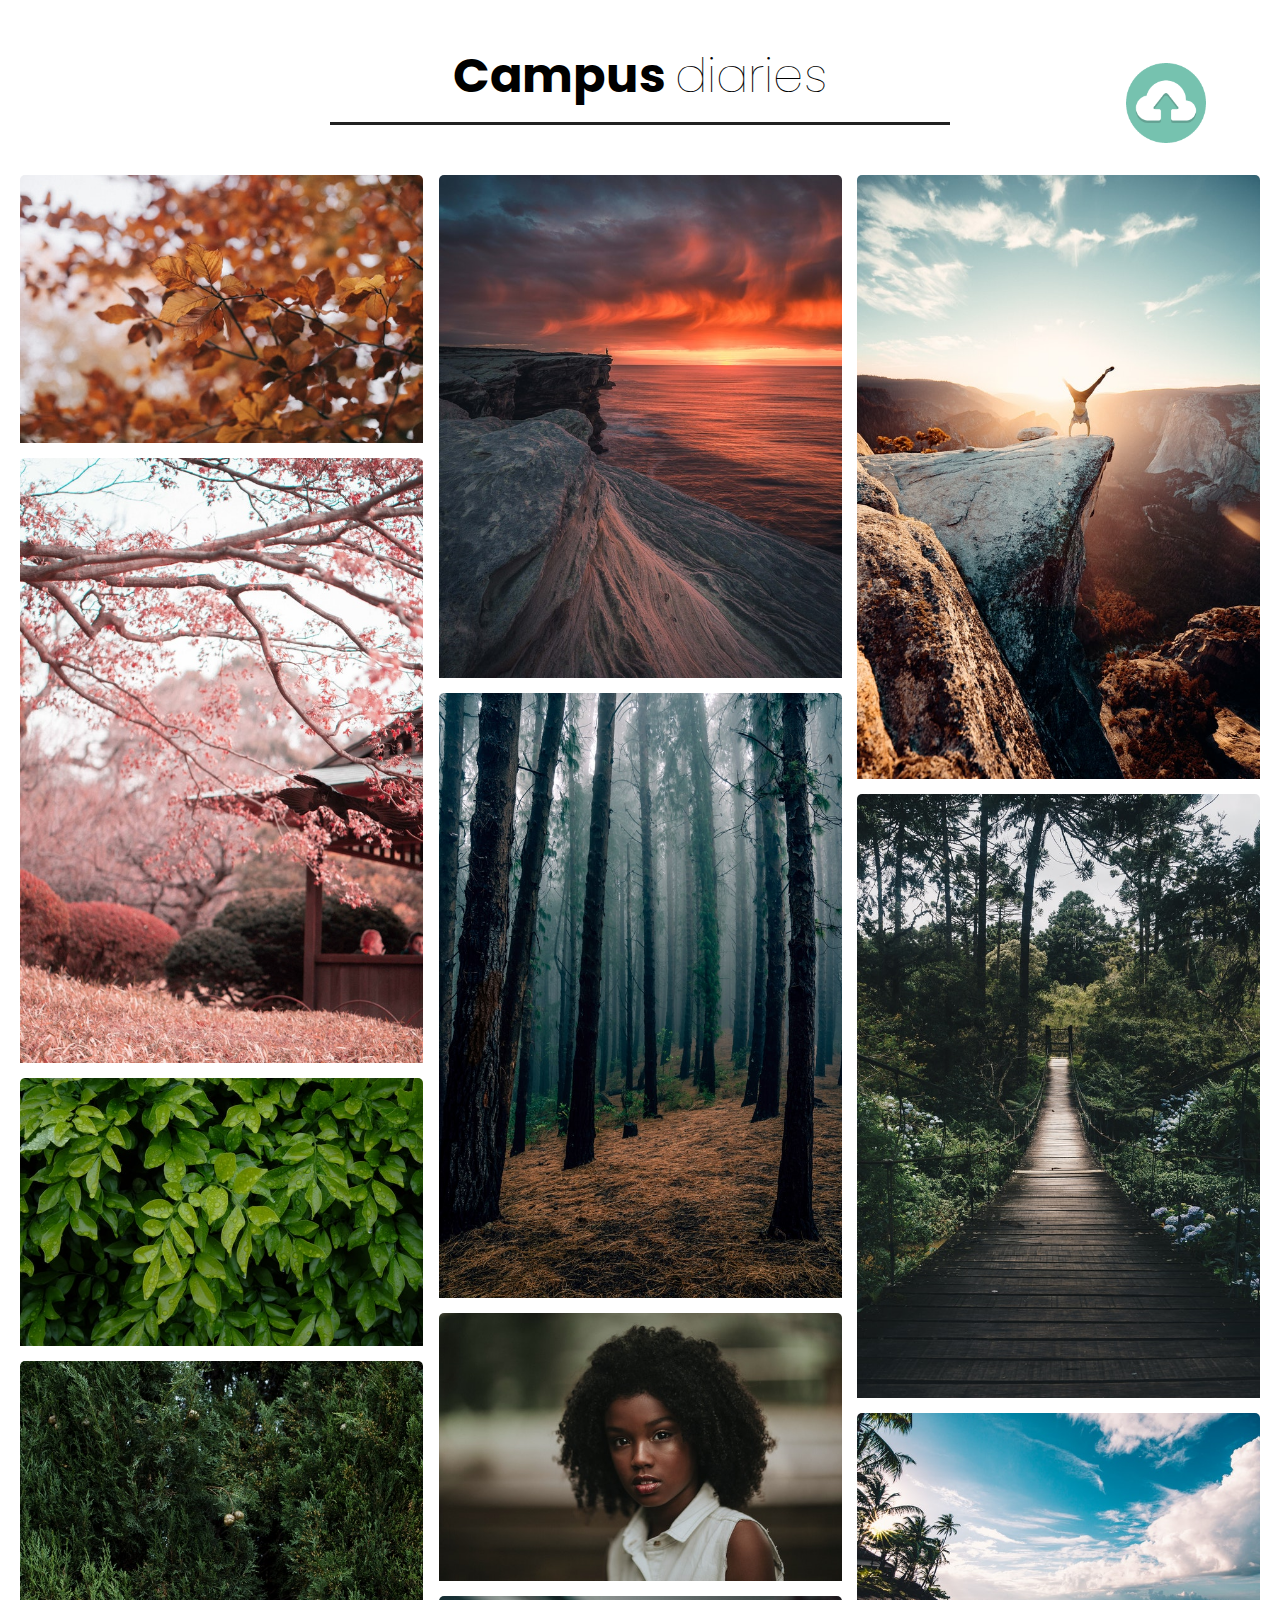
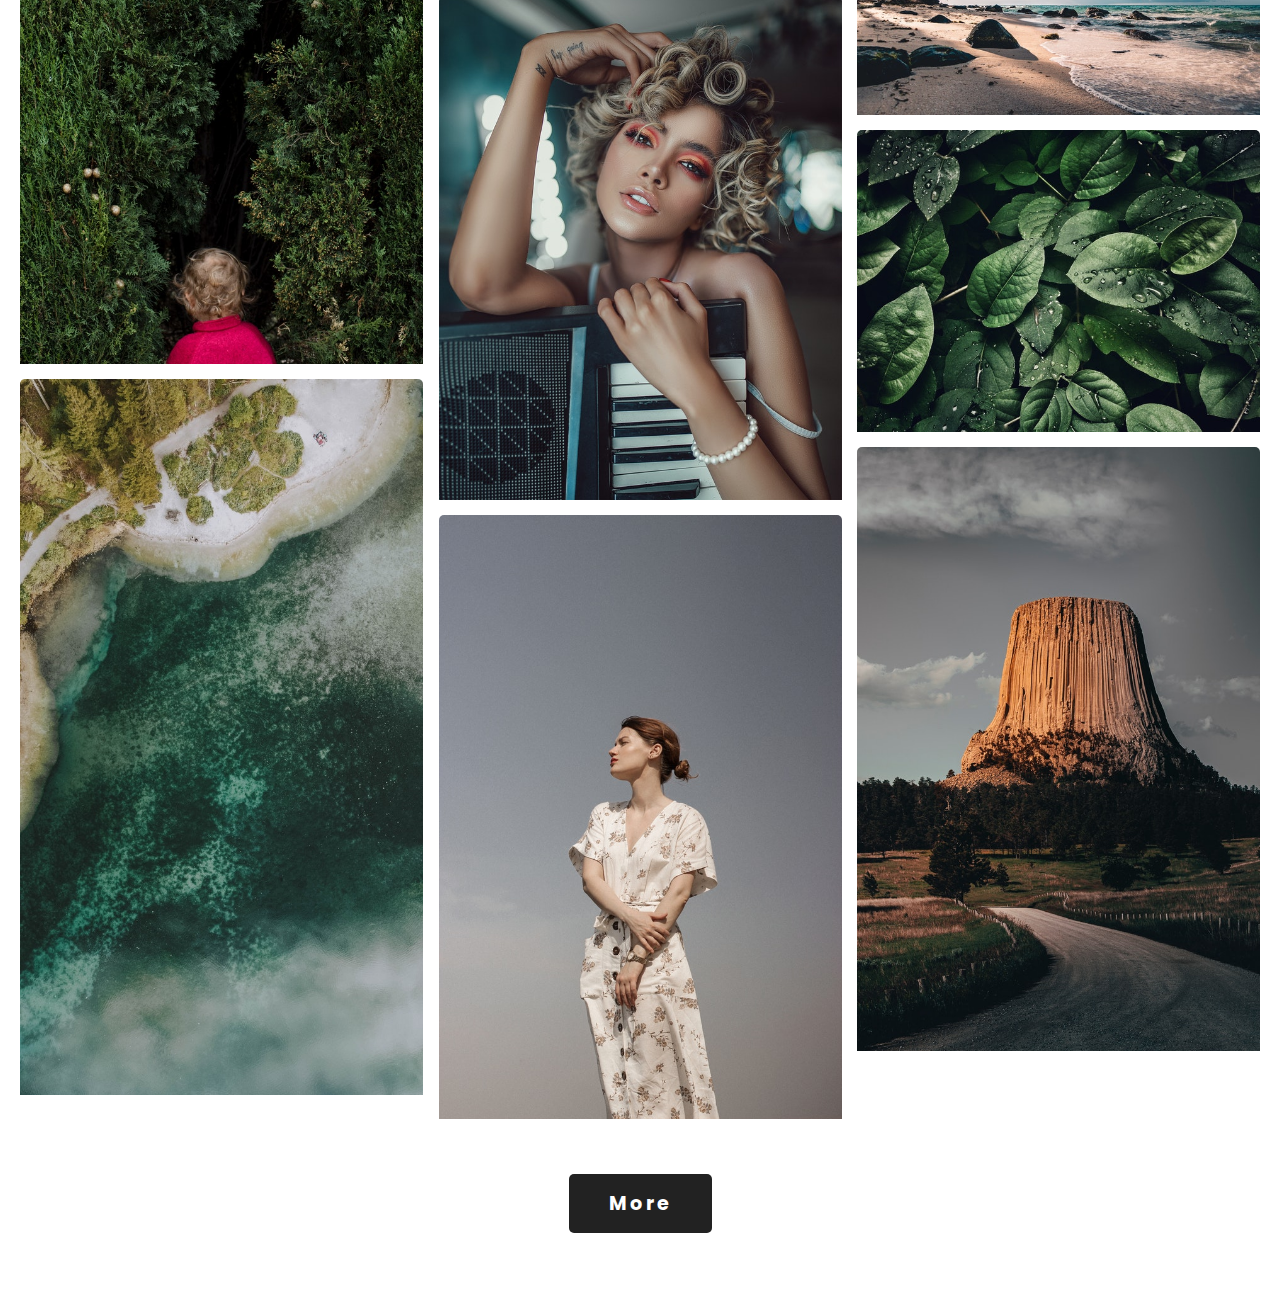
<file: index.html>
<!DOCTYPE html>
<html>
<head>

	<title>Home page</title>
	<link rel="stylesheet" type="text/css" href="style.css">
  
</head>
<body>
  <div class="container">
    <div class="heading">
      <h3>Campus <span>diaries</span></h3>
    </div>
    <div class="box">
      
      <div class="dream">
        <img src="1.jpg">
         <img src="2.jpg">
          <img src="3.jpg">
           <img src="4.jpg">
            <img src="5.jpg">
            
      </div>

        <div class="dream">
        <img src="6.jpg">
         <img src="7.jpg">
          <img src="8.jpg">
           <img src="9.jpg">
            <img src="10.jpg">
            
      </div>

        <div class="dream">
        <img src="11.jpg">
         <img src="12.jpg">
          <img src="13.jpg">
           <img src="14.jpg">
            <img src="15.jpg">
            
      </div>




    </div>
    <div class="btn">
      <a href="memories.html">More</a>
    </div>





  </div>

<div class="subbtn">
      <button type="submit">
        <a href="drop_drag.html">
        <img src="UA.png" alt="buttonpng" border="0" width="80px" height="80px"/></a>
      </button>
    </div>

</body>
</html>
</file>
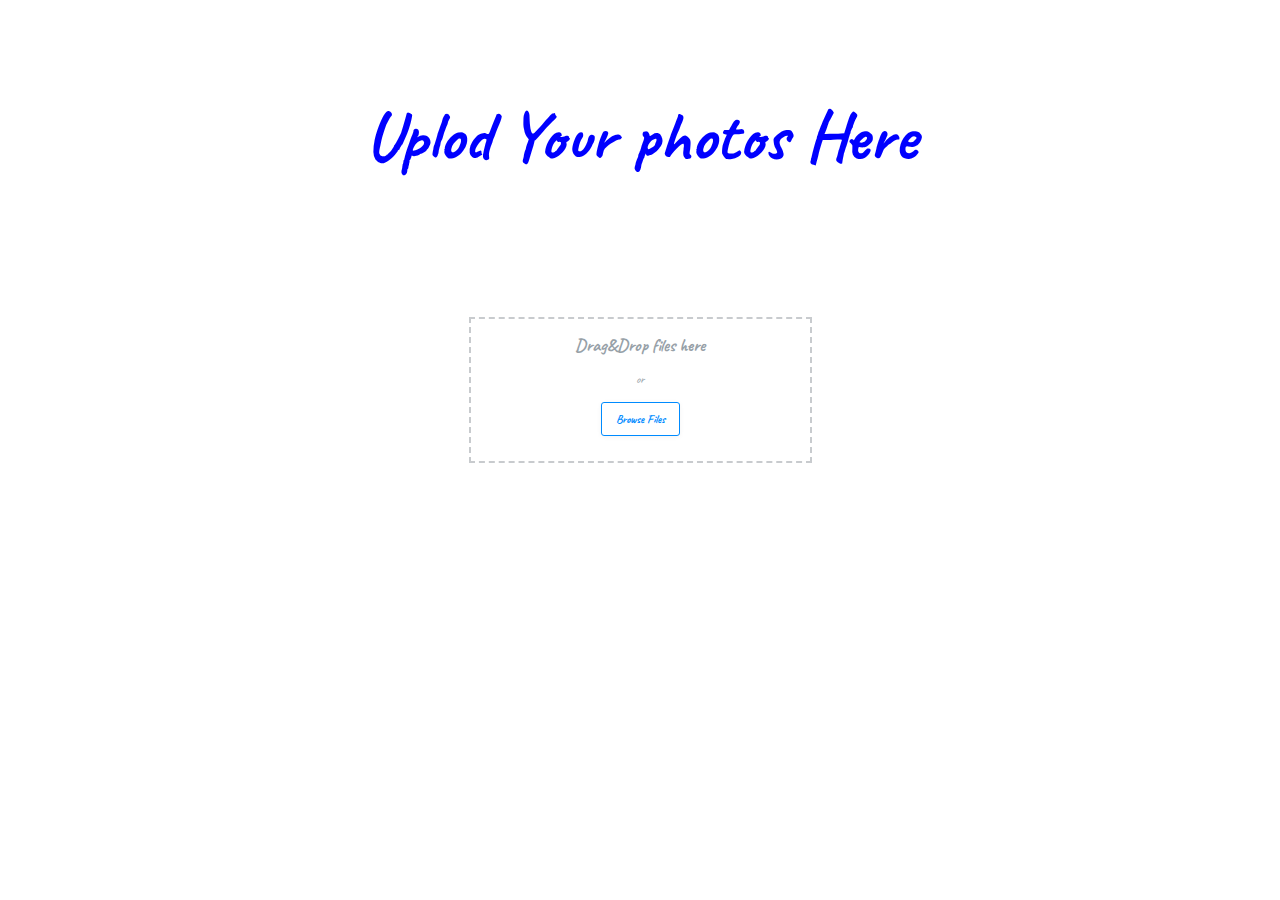
<file: drop_drag.html>
<!DOCTYPE html>
<html lang="en">
<head>
        <meta charset="UTF-8">
        <meta http-equiv="X-UA-Compatible" content="IE=edge">
        <meta name="viewport" 
        content="width=device-width, initial-scale=1.0">
        <link rel="stylesheet" href="drag_drag.css">
        <link rel="preconnect"
        href="https://fonts.googleapis.com"><link rel="preconnect" 
        href="https://fonts.gstatic.com" crossorigin><link 
        href="https://fonts.googleapis.com/css2?family=Caveat:wght@600&display=swap" 
        rel="stylesheet">
        <title>Upload</title>
</head>
<body>
       <h1>Uplod Your photos Here</h1>
        <div class="Neon Neon-theme-dragdropbox">
                <input style="z-index: 999;
                 opacity: 0; width: 320px; 
                 height: 200px; 
                 position: absolute;
                right: 0px; left: 0px; 
                margin-right: auto; margin-left: auto;" 
                name="files[]" id="filer_input2" 
                multiple="multiple" type="file">
                <div class="Neon-input-dragDrop"><div 
                        class="Neon-input-inner">
                        <div class="Neon-input-icon">
                                <i class="fa fa-file-image-o">
                                </i></div><div class="Neon-input-text">
                                        <h3>Drag&amp;Drop files here</h3>
                                         <span style="display:inline-block; margin: 15px 0">or</span></div><a class="Neon-input-choose-btn blue">Browse Files</a></div></div>
        </div>    
</body>
</html>
</file>
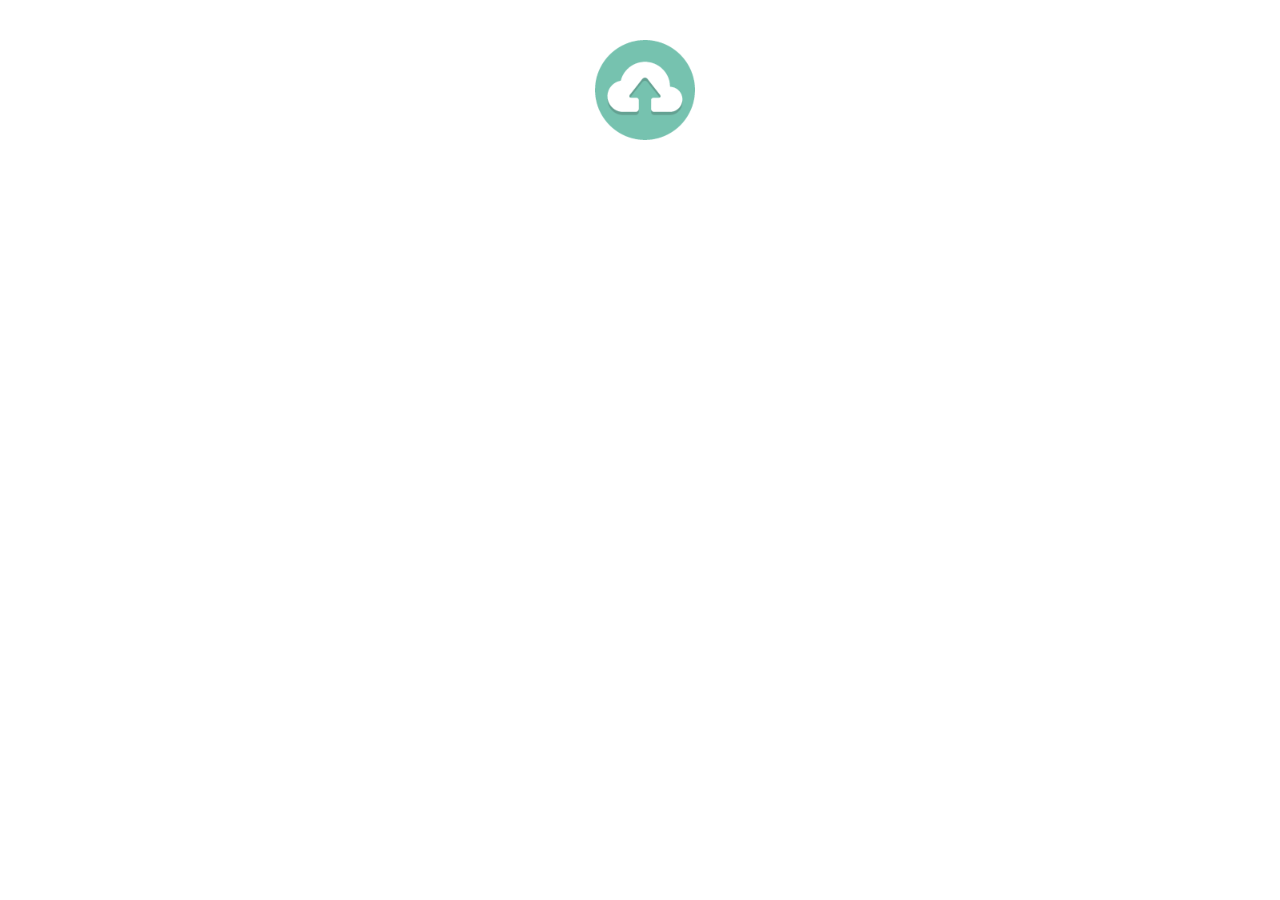
<file: Image upload.html>
<!DOCTYPE html>
<html lang="en">
  <head>
    <style>
      *{
        margin: 100;
        padding: 0;
      }
      div{
        display: flex;
        justify-content: center;
        align-items: center;
        margin:40px;


      }
      button{
        border: none;
        cursor: pointer;
        appearance: none;
        background-color: inherit;
         transition: transform .7s ease-in-out;
        margin-left:10px;

      }
      button:hover{
        transform: rotate(360deg);

      }
      img{
        width: 100px;
        height: 100px;
      }
    
   
    </style>
  </head>
  <body>
  
    <div>


      <button type="submit">
        <img src="UA.png" alt="buttonpng" border="0" />
      </button>
    </div>
  </body>
</html>
</file>
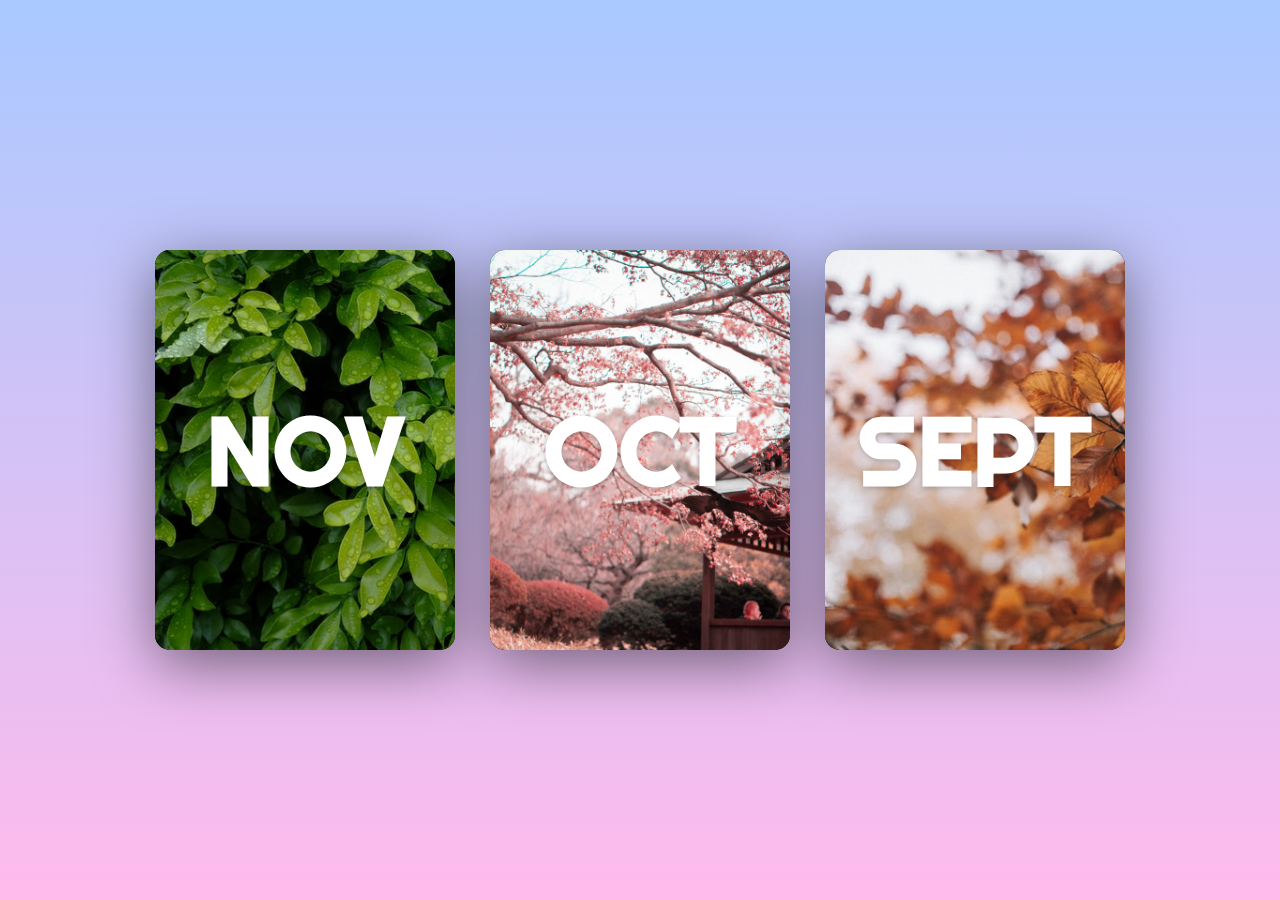
<file: memories.html>
<html>
    <head>
        <link rel="stylesheet" href="memories.css">
    </head>
    <body>
        <div class="container">
            <div class="card">
              <div class="face face1">
                <div class="content">
                  <span class="stars"></span>
                  <a href="index.html"><h2 class="java">Annual sports meet</h2></a>
               
                </div>
              </div>
              <div class="face face2">
                <h2>NOV</h2>
              </div>
            </div>
          
            <div class="card">
              <div class="face face1">
                <div class="content">
                  <span class="stars"></span>
                  <a href="nov.html"><h2 class="python">Significant Event.</h2></a>
                
                </div>
              </div>
              <div class="face face2">
                <h2>OCT</h2>
              </div>
            </div>
          
            <div class="card">
              <div class="face face1">
                <div class="content">
                  <span class="stars"></span>
                  <a href="OCT.html"><h2 class="cSharp">Significant Event.</h2></a>
      
                </div>
              </div>
              <div class="face face2">
                <h2>SEPT</h2>
              </div>
            </div>
          </div>
    </body>
</html>
</file>
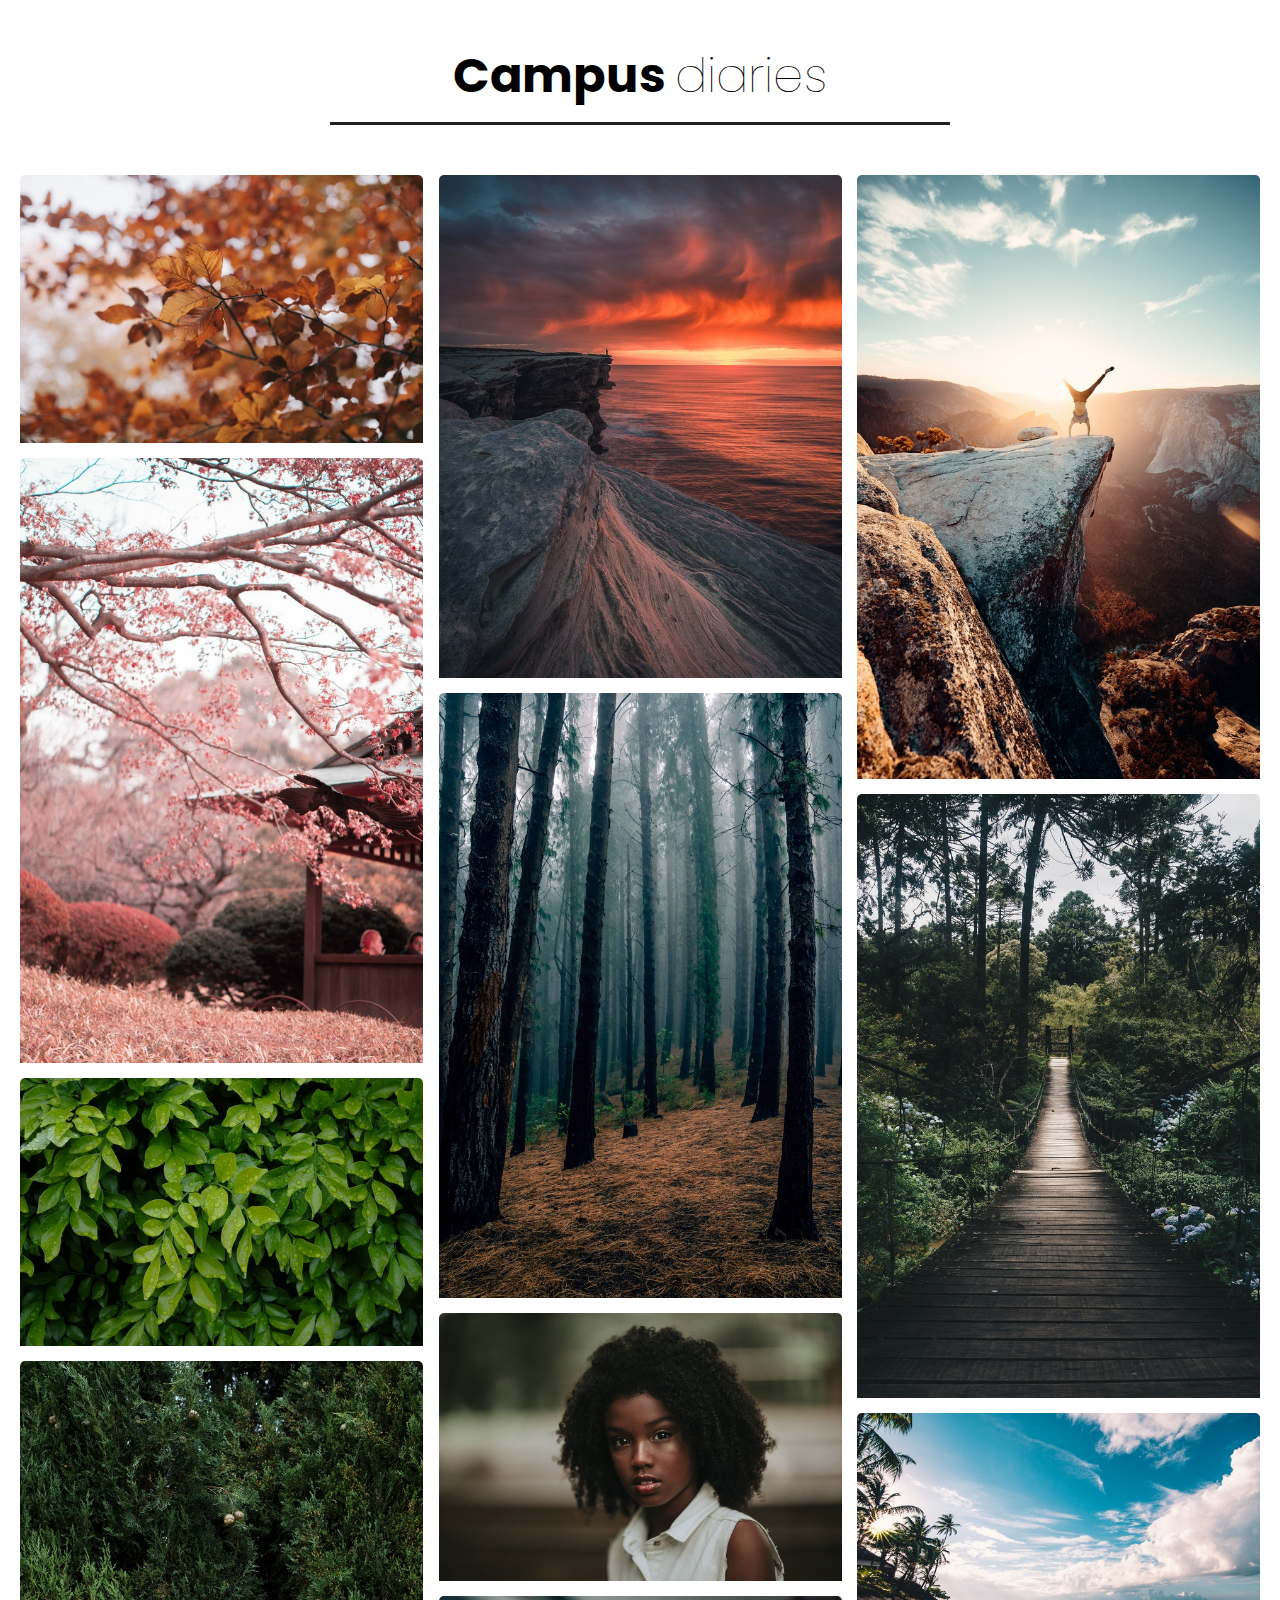
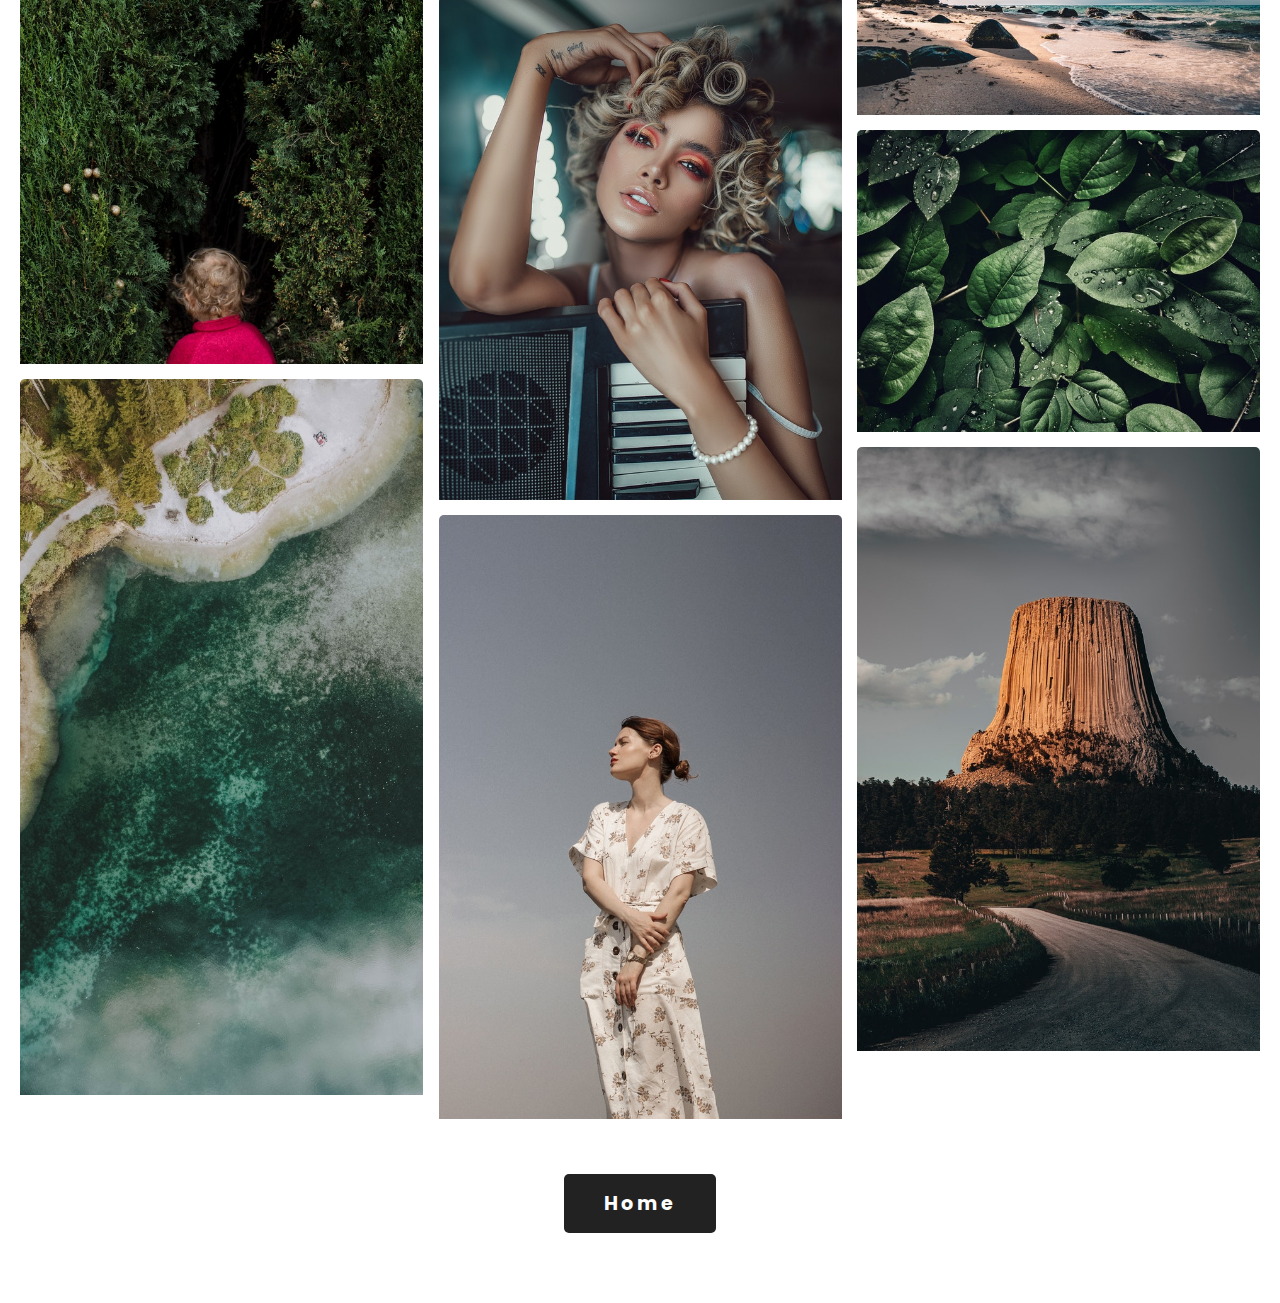
<file: nov.html>
<!DOCTYPE html>
<html>
<head>

	<title>Home page</title>
	<link rel="stylesheet" type="text/css" href="style.css">
  
</head>
<body>
  <div class="container">
    <div class="heading">
      <h3>Campus <span>diaries</span></h3>
    </div>
    <div class="box">
      
      <div class="dream">
        <img src="1.jpg">
         <img src="2.jpg">
          <img src="3.jpg">
           <img src="4.jpg">
            <img src="5.jpg">
            
      </div>

        <div class="dream">
        <img src="6.jpg">
         <img src="7.jpg">
          <img src="8.jpg">
           <img src="9.jpg">
            <img src="10.jpg">
            
      </div>

        <div class="dream">
        <img src="11.jpg">
         <img src="12.jpg">
          <img src="13.jpg">
           <img src="14.jpg">
            <img src="15.jpg">
            
      </div>




    </div>
    <div class="btn">
      <a href="index.html">Home</a>
    </div>





  </div>



</body>
</html>
</file>
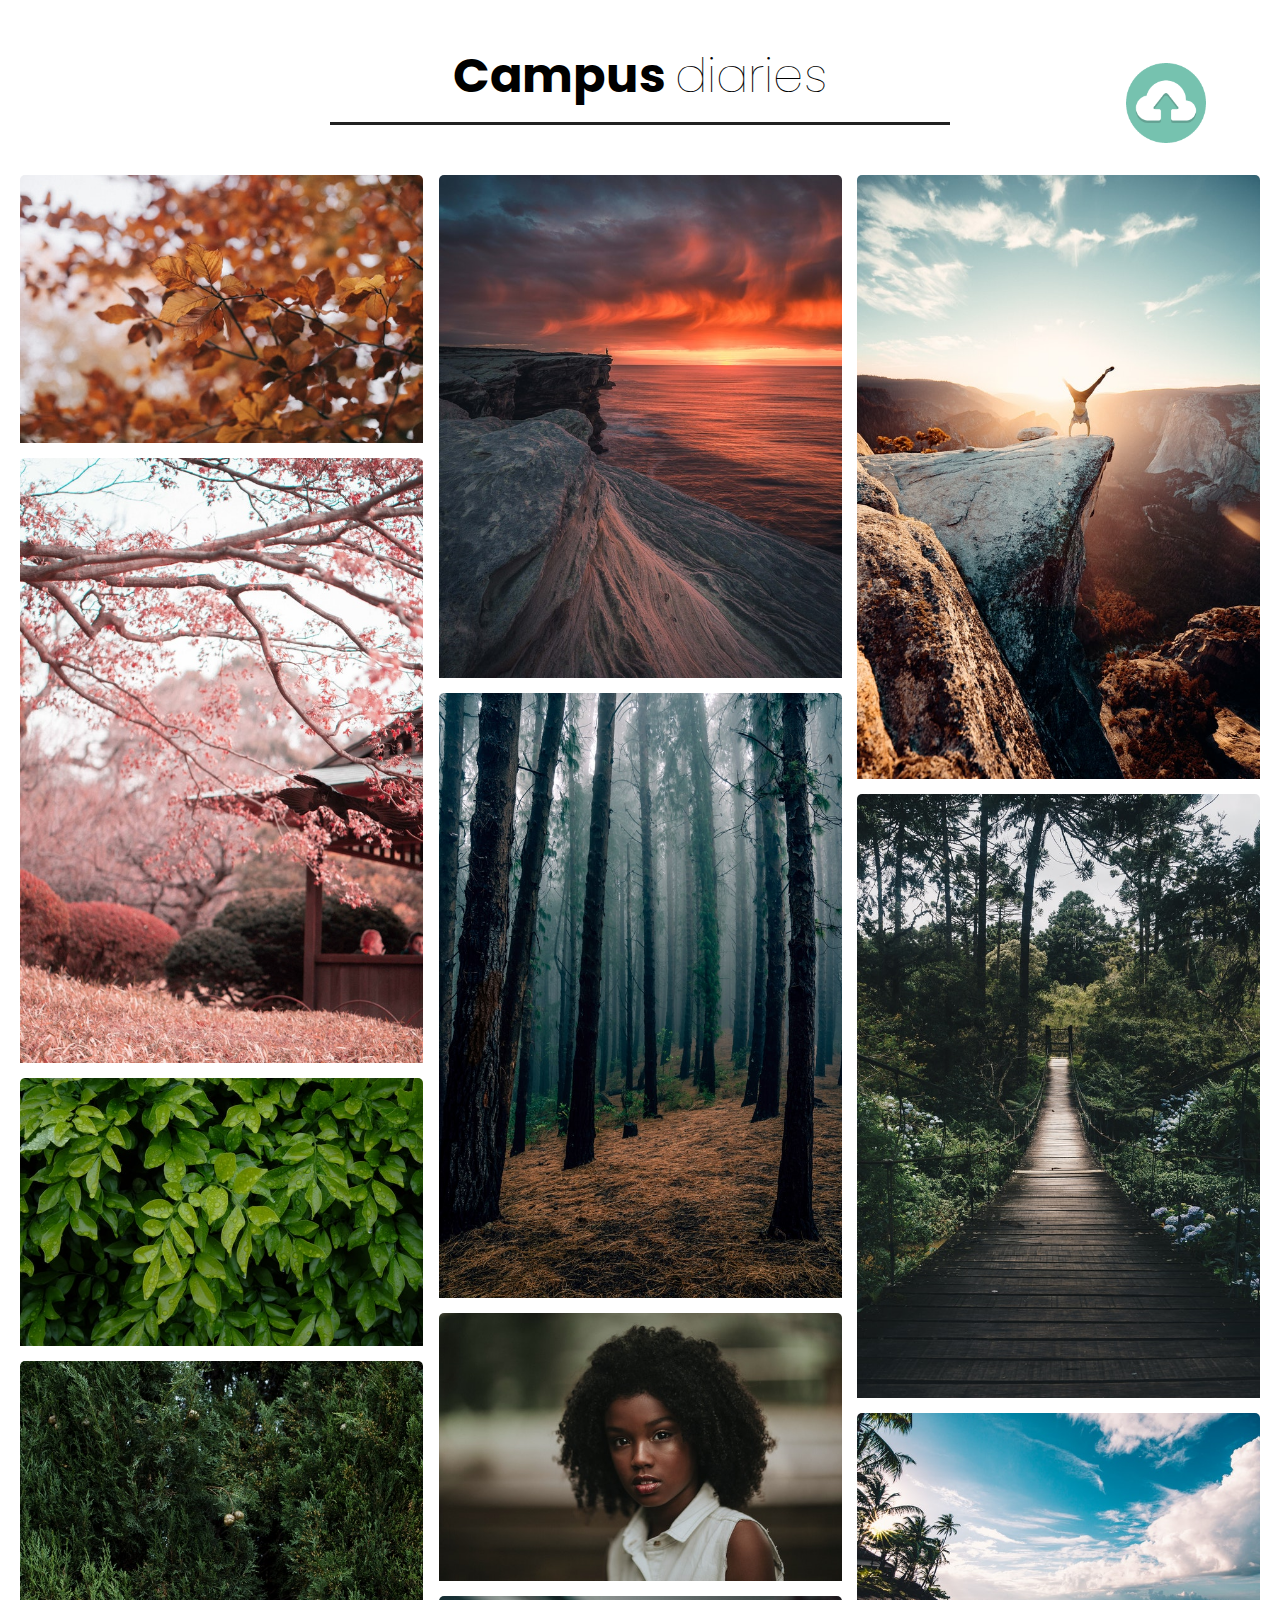
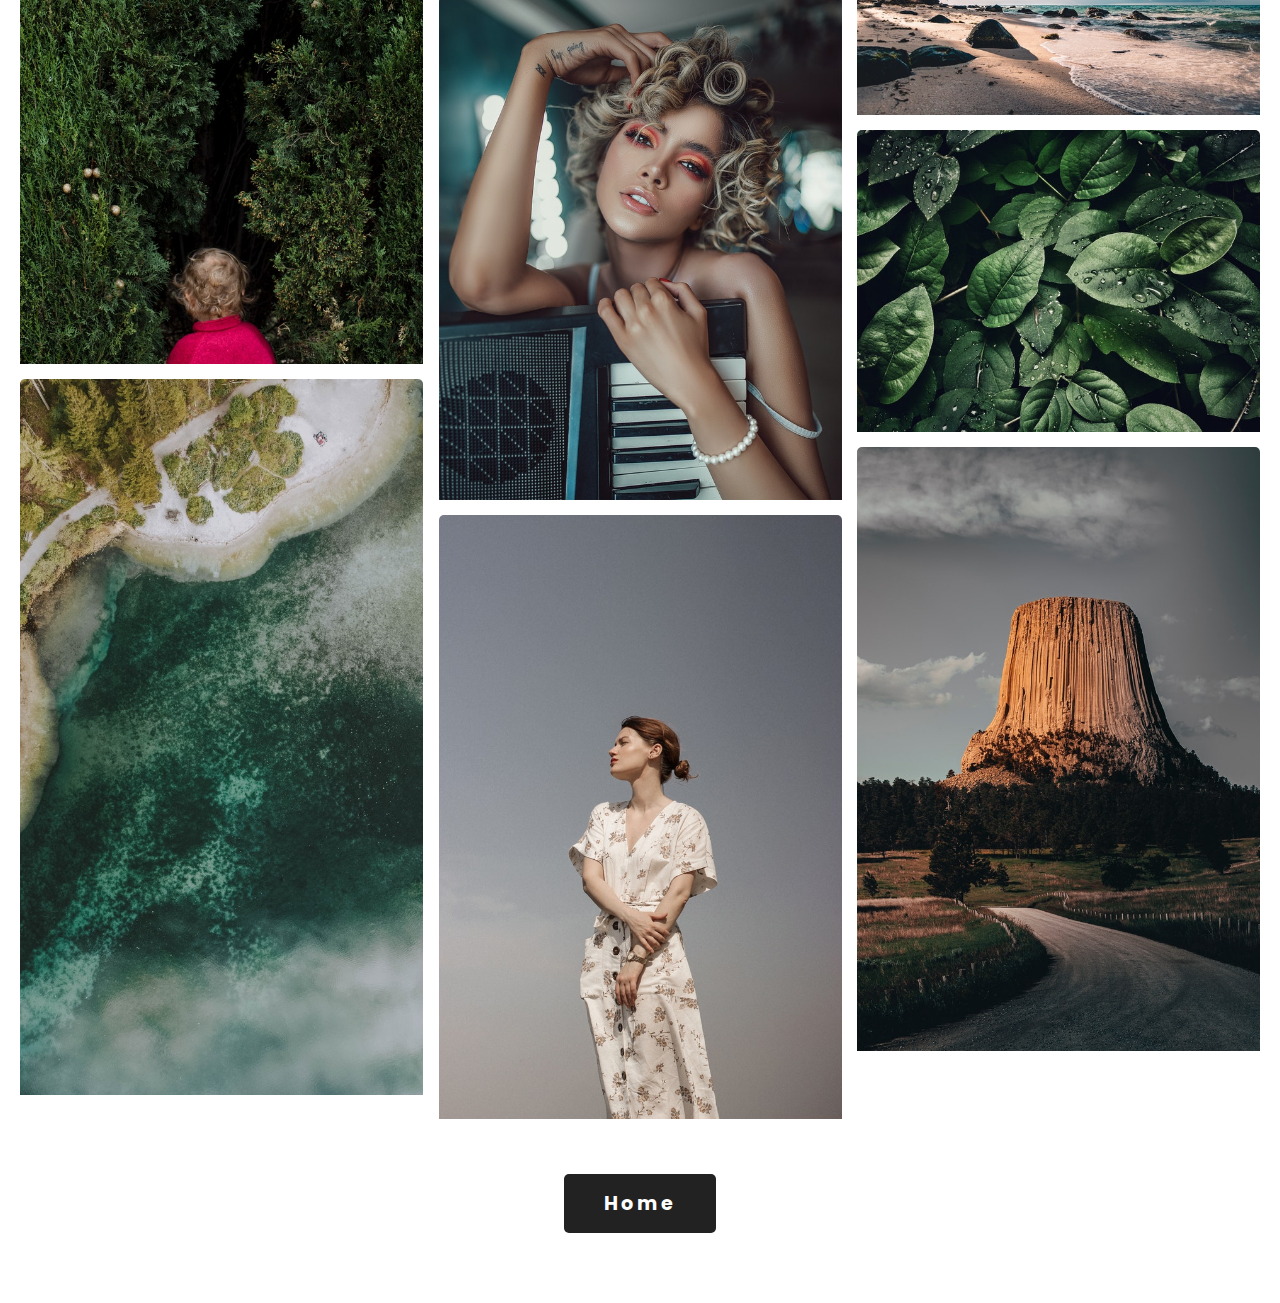
<file: SEPT.html>
<!DOCTYPE html>
<html>
<head>

	<title>Home page</title>
	<link rel="stylesheet" type="text/css" href="style.css">
  
</head>
<body>
  <div class="container">
    <div class="heading">
      <h3>Campus <span>diaries</span></h3>
    </div>
    <div class="box">
      
      <div class="dream">
        <img src="1.jpg">
         <img src="2.jpg">
          <img src="3.jpg">
           <img src="4.jpg">
            <img src="5.jpg">
            
      </div>

        <div class="dream">
        <img src="6.jpg">
         <img src="7.jpg">
          <img src="8.jpg">
           <img src="9.jpg">
            <img src="10.jpg">
            
      </div>

        <div class="dream">
        <img src="11.jpg">
         <img src="12.jpg">
          <img src="13.jpg">
           <img src="14.jpg">
            <img src="15.jpg">
            
      </div>




    </div>
    <div class="btn">
      <a href="index.html">Home</a>
    </div>





  </div>

<div class="subbtn">
      <button type="submit">
        <a href="drop_drag.html">
        <img src="UA.png" alt="buttonpng" border="0" width="80px" height="80px"/></a>
      </button>
    </div>

</body>
</html>
</file>
<file: style.css>
@import url('https://fonts.googleapis.com/css2?family=Poppins:wght@100;200;300;400;500;600;700;800;900&display=swap');

*{
  margin: 0;
  padding: 0;
  box-sizing: border-box;
  font-family: 'Poppins', sans-serif;
}


.container{
  display: flex;
  flex-direction: column;
  justify-content: center;
  align-items: center;
  text-align: center;
  margin: 40px 20px 0 20px;
}

.container .heading{
  width: 50%;
  padding-bottom: 50px;
}
.container .heading h3{
  font-size: 3em;
  font-weight: bolder;
  padding-bottom: 10px;
  border-bottom: 3px solid #222;
}

.container .heading h3 span{
  font-weight: 100;
}
.container .box{
 display: flex;
 flex-direction: row;
 justify-content: space-between;
}

.container .box .dream{
  display: flex;
  flex-direction: column;
  width: 32.5%;
}

.container .box .dream img{
  width: 100%;
  padding-bottom: 15px;
  border-radius: 5px;
}

.container .btn{
  margin: 40px 0 70px 0;
  background: #222;
  padding: 15px 40px ;
  border-radius: 5px;
}

.container .btn a{
 color: #fff;
 font-size: 1.2em;
 text-decoration: none;
 font-weight: bolder;
 letter-spacing: 3px;
}

@media only screen and (max-width: 769px){
    .container .box{
   flex-direction: column;
  }

.container .box .dream{
  width: 100%;
}





}

@media only screen and (max-width: 643px){
.container .heading{
  width: 100%;
}
.container .heading h3{
  font-size: 1em;

}






}

.subbtn{
  position:absolute;
  top:7%;
  left:88%;
}

.subbtn button{
  border: none;
  appearance: none;
  transition: transform .7s ease-in-out;
  background-color: inherit;
}

.subbtn button:hover{
  transform: rotate(360deg);
 }
</file>
<file: drag_drag.css>
*{
    font-family: 'Caveat', cursive;
}

h1{
    text-align: center;
    color: blue;
    padding-top: 5vh;
    font-weight: bolder;
    font-size: 70px;
    font-family: 'Caveat', cursive;
}
.Neon {
    padding-top: 10vh;
    font-family: sans-serif;
    font-size: 14px;
    color: #494949;
    position: relative;
    

}
.Neon * {
    -webkit-box-sizing: border-box;
    -moz-box-sizing: border-box;
    box-sizing: border-box;
}
.Neon-input-dragDrop {
    display: block;
    width: 343px;
    margin: 0 auto 25px auto;
    padding: 25px;
    color: #8d9499;
    color: #97A1A8;
    background: #fff;
    border: 2px dashed #C8CBCE;
    text-align: center;
    -webkit-transition: box-shadow 0.3s, border-color 0.3s;
    -moz-transition: box-shadow 0.3s, border-color 0.3s;
    transition: box-shadow 0.3s, border-color 0.3s;
}
.Neon-input-dragDrop .Neon-input-icon {
    font-size: 48px;
    margin-top: -10px;
    -webkit-transition: all 0.3s ease;
    -moz-transition: all 0.3s ease;
    transition: all 0.3s ease;
}
.Neon-input-text h3 {
    margin: 0;
    font-size: 18px;
}
.Neon-input-text span {
    font-size: 12px;
}
.Neon-input-choose-btn.blue {
    color: #008BFF;
    border: 1px solid #008BFF;
}
.Neon-input-choose-btn {
    display: inline-block;
    padding: 8px 14px;
    outline: none;
    cursor: pointer;
    text-decoration: none;
    text-align: center;
    white-space: nowrap;
    font-size: 12px;
    font-weight: bold;
    color: #8d9496;
    border-radius: 3px;
    border: 1px solid #c6c6c6;
    vertical-align: middle;
    background-color: #fff;
    box-shadow: 0px 1px 5px rgba(0,0,0,0.05);
    -webkit-transition: all 0.2s;
    -moz-transition: all 0.2s;
    transition: all 0.2s;
}
</file>
<file: memories.css>
@import url("https://fonts.googleapis.com/css2?family=Righteous&display=swap");
body {
  margin: 0;
  padding: 0;
  display: flex;
  justify-content: center;
  align-items: center;
  font-family: "Righteous", cursive;
  min-height: 100vh;
  background-color: #d0e1ff;
  background-image: linear-gradient(180deg, #a9c9ff 0%, #ffbbec 100%);
}
body .container {
  max-width: 100vw;
  display: grid;
  grid-template-columns: repeat(auto-fit, minmax(300px, 1fr));
  grid-gap: 35px;
  margin: 0 auto;
  padding: 40px 0;
}
body .container .card {
  position: relative;
  width: 300px;
  height: 400px;
  margin: 0 auto;
  background: #000;
  border-radius: 15px;
  box-shadow: 0 15px 60px rgba(0, 0, 0, 0.5);
}
body .container .card .face {
  position: absolute;
  bottom: 0;
  left: 0;
  width: 100%;
  height: 100%;
  display: flex;
  justify-content: center;
  align-items: center;
}
body .container .card .face.face1 {
  box-sizing: border-box;
  padding: 20px;
}
body .container .card .face.face1 h2 {
  margin: 0;
  padding: 0;
}
body .container .card .face.face1 .java {
  background-color: #fffc00;
  -webkit-background-clip: text;
  -webkit-text-fill-color: transparent;
}
body .container .card .face.face1 .python {
  background-color: #00fffc;
  -webkit-background-clip: text;
  -webkit-text-fill-color: transparent;
}
body .container .card .face.face1 .cSharp {
  background-color: #fc00ff;
  -webkit-background-clip: text;
  -webkit-text-fill-color: transparent;
}
body .container .card .face.face2 {
  transition: 0.5s;
}
body .container .card .face.face2 h2 {
  margin: 0;
  padding: 0;
  font-size: 6em;
  color: #fff;
  transition: 0.5s;
  text-shadow: 0 2px 5px rgba(0, 0, 0, 0.2);
  z-index: 10;
}
body .container .card:hover .face.face2 {
  height: 60px;
}
body .container .card:hover .face.face2 h2 {
  font-size: 6em;
}
body .container .card:nth-child(1) .face.face2 {
  background-image: url("3.jpg");
  background-size: cover;
  border-radius: 15px;
}
body .container .card:nth-child(2) .face.face2 {
  background-image: url("2.jpg");
  background-size: cover;
  border-radius: 15px;
}
body .container .card:nth-child(3) .face.face2 {
 
  background-image: url("1.jpg");
  background-size: cover;
  
  border-radius: 15px;
}
</file>
